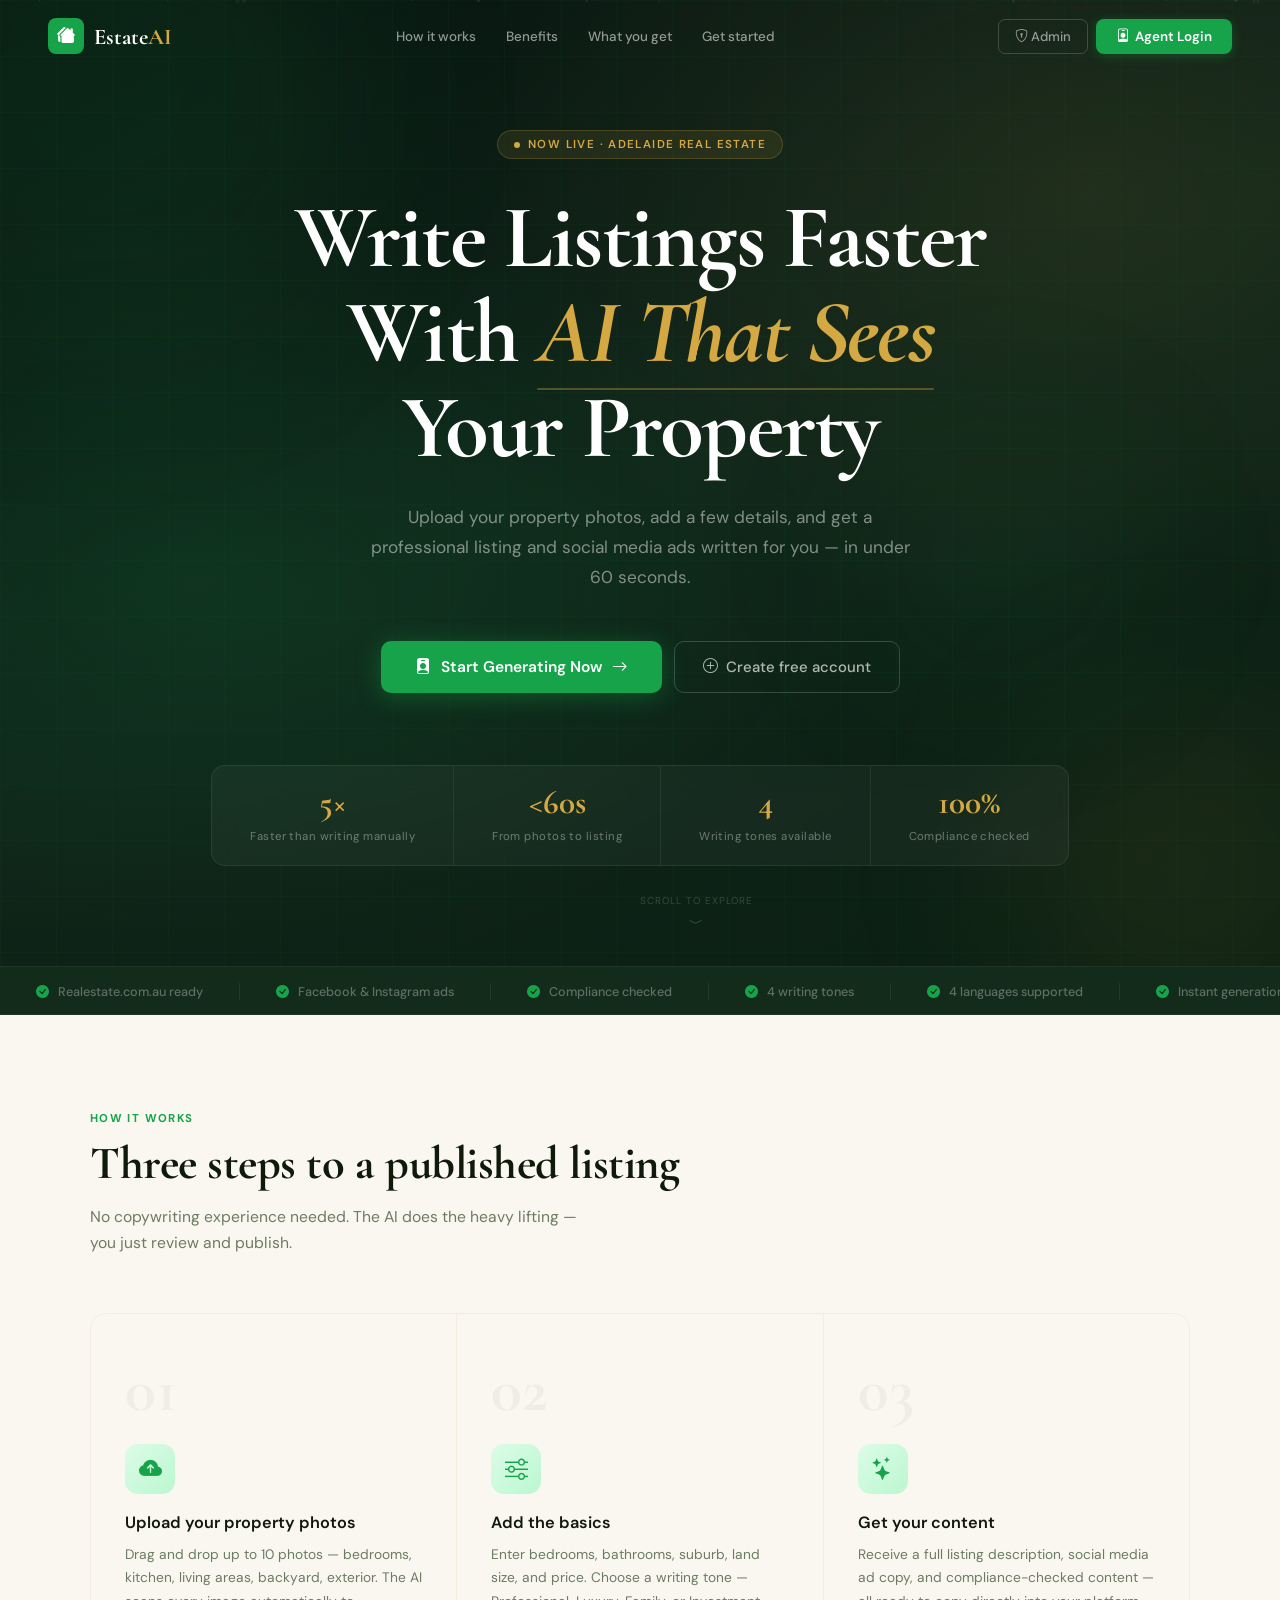
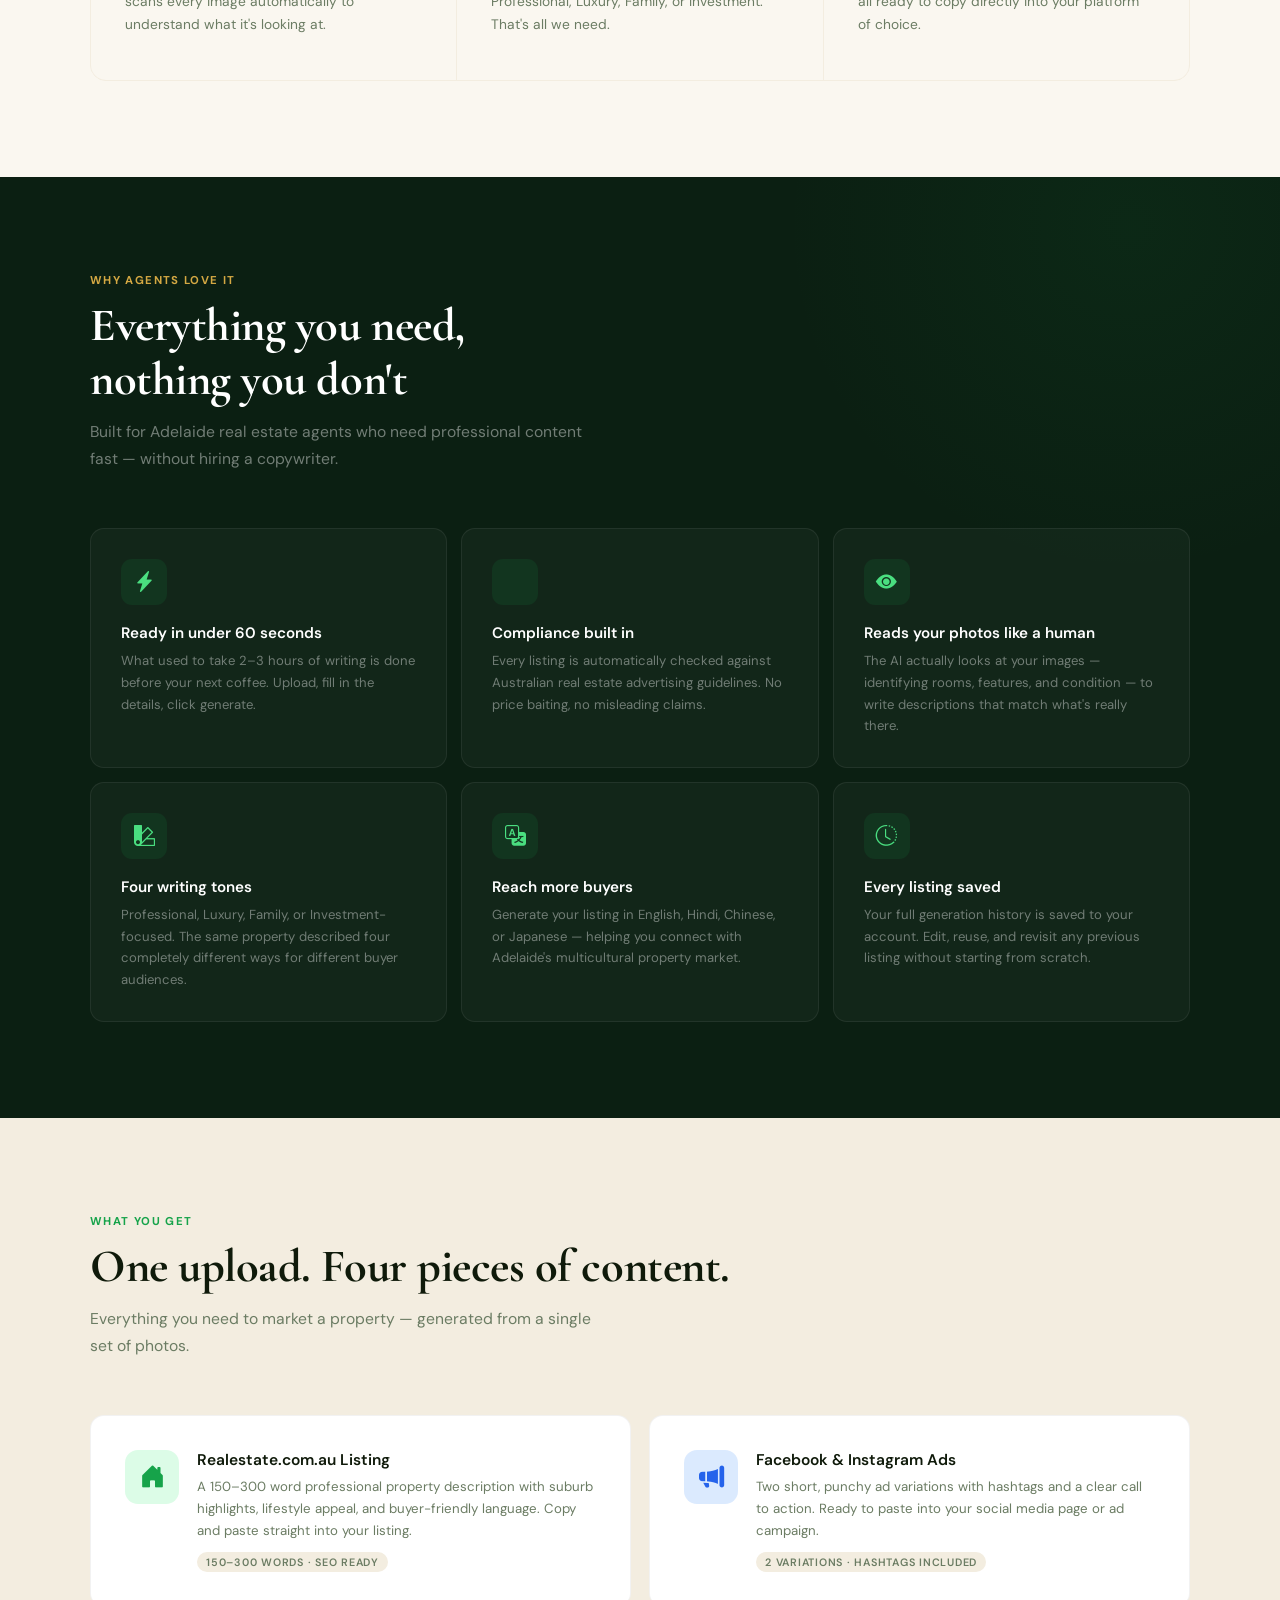
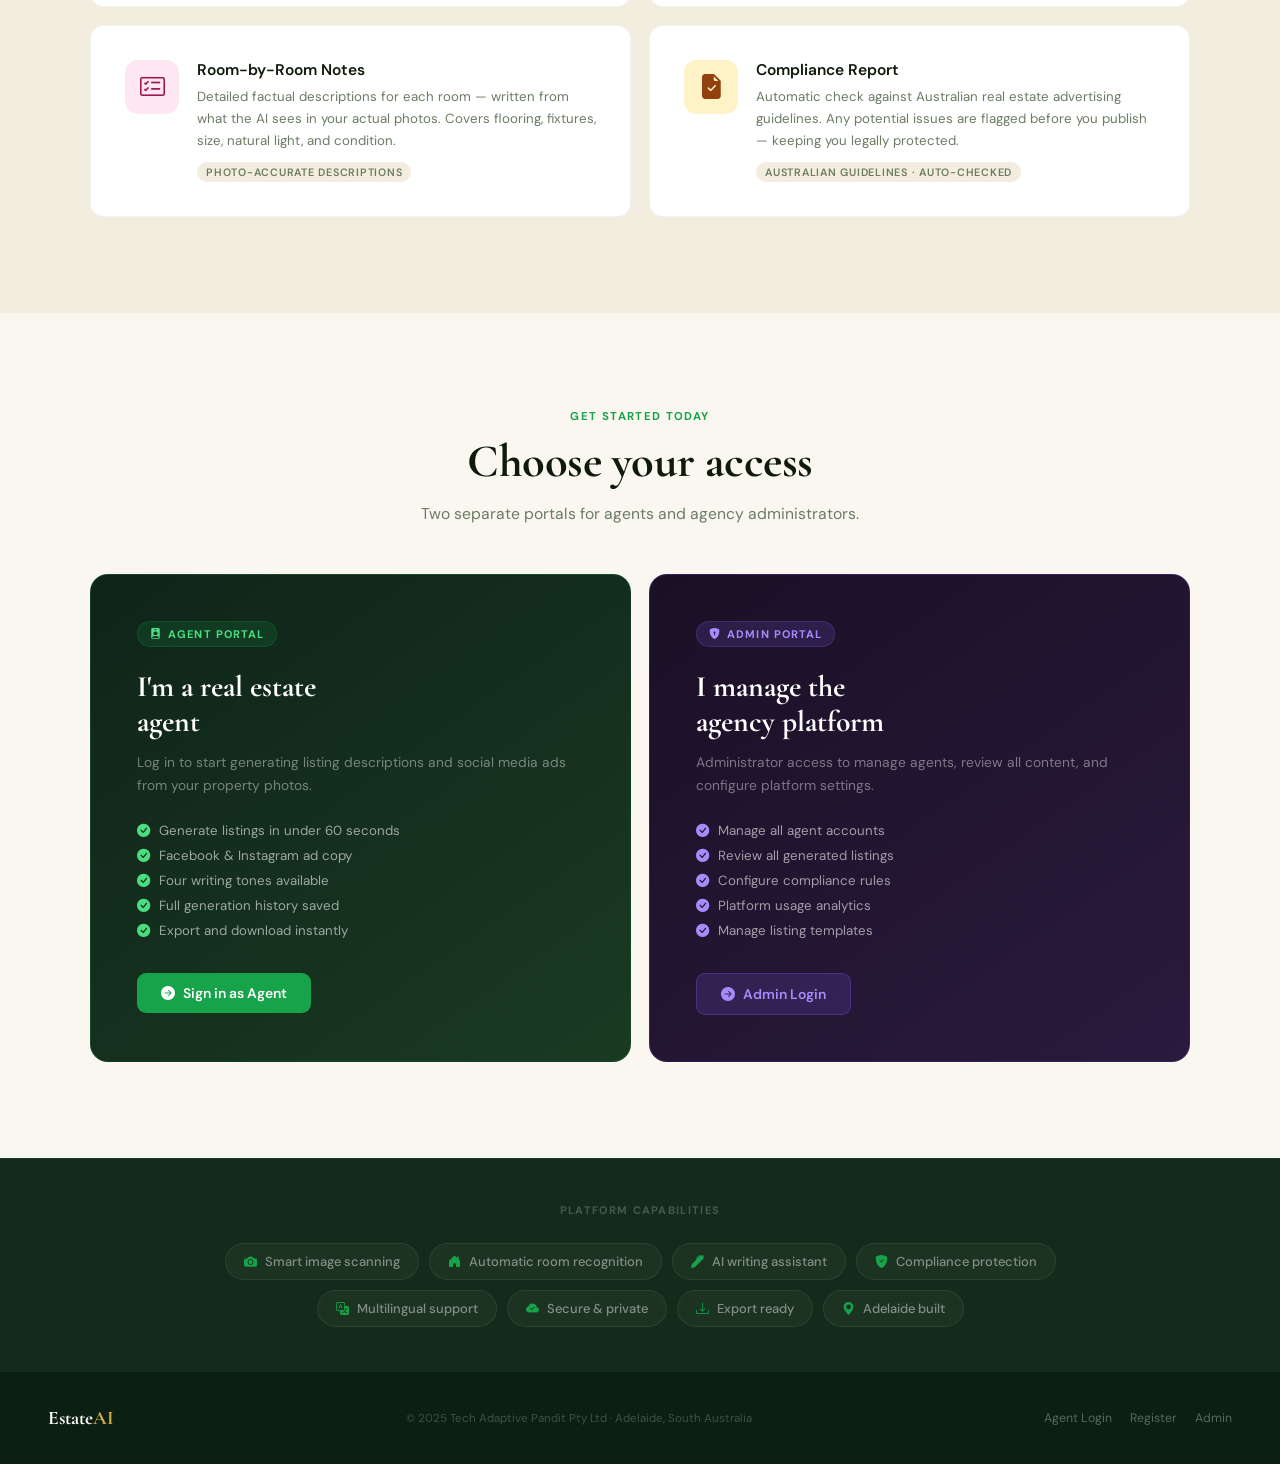
<file: Estate_AI/chat_ui/landing.html>
<!DOCTYPE html>
<html lang="en">
<head>
<meta charset="UTF-8"/>
<meta name="viewport" content="width=device-width, initial-scale=1.0"/>
<title>Estate AI — Property Marketing Made Simple</title>
<link href="https://cdn.jsdelivr.net/npm/bootstrap-icons@1.11.3/font/bootstrap-icons.min.css" rel="stylesheet"/>
<link href="https://fonts.googleapis.com/css2?family=Cormorant+Garamond:ital,wght@0,400;0,600;0,700;1,400;1,600&family=DM+Sans:wght@300;400;500;600&display=swap" rel="stylesheet"/>
<style>
:root{
  --forest:#0b1f12;--forest2:#132b1a;--forest3:#1a3a22;
  --green:#16a34a;--green2:#22c55e;
  --gold:#d4a843;--gold2:#f0c96a;
  --ivory:#faf7f0;--ivory2:#f3ede0;
  --ink:#0f1a0a;--ink2:#2d3a28;--muted:#6b7c63;
}
*{box-sizing:border-box;margin:0;padding:0;}
html{scroll-behavior:smooth;}
body{font-family:'DM Sans',sans-serif;background:var(--ivory);color:var(--ink);overflow-x:hidden;}

/* NAV */
nav{position:fixed;top:0;left:0;right:0;z-index:200;padding:18px 48px;display:flex;align-items:center;justify-content:space-between;background:transparent;transition:all 0.4s;}
nav.scrolled{background:rgba(11,31,18,0.96);backdrop-filter:blur(24px);padding:12px 48px;border-bottom:1px solid rgba(255,255,255,0.07);}
.nav-brand{display:flex;align-items:center;gap:10px;text-decoration:none;}
.nav-logo{width:36px;height:36px;background:var(--green);border-radius:8px;display:flex;align-items:center;justify-content:center;color:#fff;font-size:18px;}
.nav-name{font-family:'Cormorant Garamond',serif;font-size:1.4rem;font-weight:700;color:#fff;}
.nav-name span{color:var(--gold);}
.nav-links{display:flex;gap:4px;}
.nav-link{color:rgba(255,255,255,0.55);text-decoration:none;font-size:0.84rem;font-weight:500;padding:7px 13px;border-radius:6px;transition:color 0.2s;}
.nav-link:hover{color:#fff;}
.nav-ctas{display:flex;gap:8px;align-items:center;}
.btn-outline-nav{color:rgba(255,255,255,0.55);padding:8px 16px;border-radius:7px;font-size:0.82rem;font-weight:500;text-decoration:none;border:1px solid rgba(255,255,255,0.18);transition:all 0.2s;}
.btn-outline-nav:hover{color:#fff;border-color:rgba(255,255,255,0.35);}
.btn-green-nav{background:var(--green);color:#fff;padding:9px 20px;border-radius:8px;font-size:0.84rem;font-weight:600;text-decoration:none;display:flex;align-items:center;gap:6px;transition:all 0.2s;box-shadow:0 2px 12px rgba(22,163,74,0.3);}
.btn-green-nav:hover{background:#15803d;color:#fff;transform:translateY(-1px);}

/* HERO */
.hero{min-height:100vh;background:radial-gradient(ellipse at 15% 60%,rgba(22,163,74,0.14) 0%,transparent 45%),radial-gradient(ellipse at 85% 20%,rgba(212,168,67,0.09) 0%,transparent 40%),linear-gradient(155deg,#081510 0%,#0f2419 50%,#0b1f12 100%);display:flex;flex-direction:column;align-items:center;justify-content:center;padding:130px 48px 100px;position:relative;overflow:hidden;text-align:center;}
.hero-grid{position:absolute;inset:0;background-image:linear-gradient(rgba(22,163,74,0.035) 1px,transparent 1px),linear-gradient(90deg,rgba(22,163,74,0.035) 1px,transparent 1px);background-size:56px 56px;animation:gridMove 25s linear infinite;}
@keyframes gridMove{0%{transform:translate(0,0);}100%{transform:translate(56px,56px);}}
.orb{position:absolute;border-radius:50%;filter:blur(90px);pointer-events:none;}
.orb1{width:500px;height:500px;background:rgba(22,163,74,0.1);top:-150px;left:-150px;animation:fl1 9s ease-in-out infinite;}
.orb2{width:350px;height:350px;background:rgba(212,168,67,0.07);bottom:-80px;right:-80px;animation:fl2 12s ease-in-out infinite;}
.orb3{width:250px;height:250px;background:rgba(22,163,74,0.07);top:45%;right:12%;animation:fl3 8s ease-in-out infinite;}
@keyframes fl1{0%,100%{transform:translate(0,0);}50%{transform:translate(50px,35px);}}
@keyframes fl2{0%,100%{transform:translate(0,0);}50%{transform:translate(-35px,-25px);}}
@keyframes fl3{0%,100%{transform:translate(0,0);}50%{transform:translate(25px,-35px);}}
.particles{position:absolute;inset:0;overflow:hidden;pointer-events:none;}
.particle{position:absolute;width:2px;height:2px;background:rgba(255,255,255,0.25);border-radius:50%;animation:pfloat linear infinite;}
@keyframes pfloat{0%{transform:translateY(110vh);opacity:0;}10%{opacity:1;}90%{opacity:1;}100%{transform:translateY(-80px) translateX(40px);opacity:0;}}
.hero-content{position:relative;z-index:10;}
.hero-badge{display:inline-flex;align-items:center;gap:8px;font-size:0.72rem;font-weight:600;text-transform:uppercase;letter-spacing:0.12em;color:var(--gold);background:rgba(212,168,67,0.1);border:1px solid rgba(212,168,67,0.22);padding:6px 16px;border-radius:20px;margin-bottom:32px;opacity:0;animation:fadeUp 0.8s 0.2s forwards;}
.bdot{width:6px;height:6px;background:var(--gold);border-radius:50%;animation:bpulse 2s infinite;}
@keyframes bpulse{0%,100%{opacity:1;transform:scale(1);}50%{opacity:0.4;transform:scale(1.4);}}
.hero-title{font-family:'Cormorant Garamond',serif;font-size:clamp(3rem,7vw,5.8rem);font-weight:700;color:#fff;line-height:1.06;letter-spacing:-0.02em;margin-bottom:26px;max-width:860px;opacity:0;animation:fadeUp 0.8s 0.4s forwards;}
.hero-title em{font-style:italic;color:var(--gold);position:relative;}
.hero-title em::after{content:'';position:absolute;bottom:-3px;left:0;right:0;height:2px;background:var(--gold);opacity:0.35;border-radius:2px;}
.hero-sub{font-size:1.08rem;color:rgba(255,255,255,0.48);max-width:560px;line-height:1.75;margin:0 auto 48px;opacity:0;animation:fadeUp 0.8s 0.6s forwards;}
.hero-ctas{display:flex;gap:12px;justify-content:center;flex-wrap:wrap;margin-bottom:72px;opacity:0;animation:fadeUp 0.8s 0.8s forwards;}
.cta-main{background:var(--green);color:#fff;padding:15px 34px;border-radius:10px;font-size:0.97rem;font-weight:600;text-decoration:none;display:flex;align-items:center;gap:10px;transition:all 0.25s;box-shadow:0 4px 24px rgba(22,163,74,0.38);animation:glowP 3s 2s ease infinite;}
@keyframes glowP{0%,100%{box-shadow:0 4px 24px rgba(22,163,74,0.38),0 0 0 0 rgba(22,163,74,0.2);}50%{box-shadow:0 4px 24px rgba(22,163,74,0.38),0 0 0 10px rgba(22,163,74,0);}}
.cta-main:hover{background:#15803d;color:#fff;transform:translateY(-2px);box-shadow:0 8px 32px rgba(22,163,74,0.5);}
.cta-ghost{color:rgba(255,255,255,0.68);padding:15px 28px;border-radius:10px;font-size:0.93rem;font-weight:500;text-decoration:none;border:1px solid rgba(255,255,255,0.18);display:flex;align-items:center;gap:8px;transition:all 0.25s;}
.cta-ghost:hover{color:#fff;border-color:rgba(255,255,255,0.38);background:rgba(255,255,255,0.04);}
.hero-stats{display:flex;background:rgba(255,255,255,0.04);border:1px solid rgba(255,255,255,0.08);border-radius:14px;overflow:hidden;backdrop-filter:blur(12px);opacity:0;animation:fadeUp 0.8s 1s forwards;}
.hstat{padding:20px 38px;text-align:center;border-right:1px solid rgba(255,255,255,0.07);transition:background 0.2s;}
.hstat:last-child{border-right:none;}
.hstat:hover{background:rgba(255,255,255,0.04);}
.hstat-v{font-family:'Cormorant Garamond',serif;font-size:2.1rem;font-weight:700;color:var(--gold);display:block;line-height:1;margin-bottom:5px;}
.hstat-l{font-size:0.71rem;color:rgba(255,255,255,0.38);letter-spacing:0.04em;}
.scroll-cue{position:absolute;bottom:34px;left:50%;transform:translateX(-50%);z-index:10;display:flex;flex-direction:column;align-items:center;gap:5px;color:rgba(255,255,255,0.18);font-size:0.62rem;letter-spacing:0.1em;text-transform:uppercase;opacity:0;animation:fadeUp 1s 1.5s forwards,scrlB 2.5s 2.8s ease-in-out infinite;}
@keyframes scrlB{0%,100%{transform:translateX(-50%) translateY(0);}50%{transform:translateX(-50%) translateY(8px);}}

/* MARQUEE */
.marquee-strip{background:var(--forest2);border-top:1px solid rgba(255,255,255,0.05);border-bottom:1px solid rgba(255,255,255,0.05);padding:13px 0;overflow:hidden;white-space:nowrap;}
.mq-track{display:inline-flex;animation:mq 28s linear infinite;}
.mq-item{display:inline-flex;align-items:center;gap:9px;padding:0 36px;font-size:0.79rem;font-weight:500;color:rgba(255,255,255,0.32);border-right:1px solid rgba(255,255,255,0.07);}
.mq-item i{color:var(--green);font-size:13px;}
@keyframes mq{0%{transform:translateX(0);}100%{transform:translateX(-50%);}}

/* SECTIONS */
.section{padding:96px 48px;}
.section-inner{max-width:1100px;margin:0 auto;}
.eyebrow{font-size:0.71rem;font-weight:700;text-transform:uppercase;letter-spacing:0.12em;color:var(--green);margin-bottom:11px;}
.sh{font-family:'Cormorant Garamond',serif;font-size:clamp(2rem,4vw,2.9rem);font-weight:700;color:var(--ink);line-height:1.15;letter-spacing:-0.01em;margin-bottom:13px;}
.sp{font-size:0.98rem;color:var(--muted);max-width:510px;line-height:1.7;}

/* HOW */
.how-grid{display:grid;grid-template-columns:repeat(3,1fr);gap:1px;background:var(--ivory2);border-radius:16px;overflow:hidden;border:1px solid var(--ivory2);margin-top:56px;}
.how-card{background:var(--ivory);padding:44px 34px;position:relative;transition:background 0.25s;}
.how-card:hover{background:#fff;}
.how-line{position:absolute;top:0;left:0;right:0;height:3px;background:transparent;transition:background 0.3s;}
.how-card:hover .how-line{background:var(--green);}
.how-num{font-family:'Cormorant Garamond',serif;font-size:4rem;font-weight:700;color:rgba(0,0,0,0.04);line-height:1;margin-bottom:22px;display:block;transition:color 0.3s;}
.how-card:hover .how-num{color:rgba(22,163,74,0.07);}
.how-icon{width:50px;height:50px;background:linear-gradient(135deg,#dcfce7,#bbf7d0);border-radius:13px;display:flex;align-items:center;justify-content:center;color:var(--green);font-size:23px;margin-bottom:18px;transition:transform 0.3s;}
.how-card:hover .how-icon{transform:scale(1.08) rotate(-3deg);}
.how-title{font-size:1.02rem;font-weight:600;color:var(--ink);margin-bottom:10px;}
.how-desc{font-size:0.86rem;color:var(--muted);line-height:1.7;}

/* BENEFITS */
.ben-section{background:var(--forest);position:relative;overflow:hidden;}
.ben-section::before{content:'';position:absolute;top:-300px;right:-200px;width:700px;height:700px;background:radial-gradient(circle,rgba(22,163,74,0.07) 0%,transparent 70%);border-radius:50%;}
.ben-section .eyebrow{color:var(--gold);}
.ben-section .sh{color:#fff;}
.ben-section .sp{color:rgba(255,255,255,0.42);}
.ben-grid{display:grid;grid-template-columns:repeat(3,1fr);gap:14px;margin-top:56px;}
.ben-card{background:rgba(255,255,255,0.03);border:1px solid rgba(255,255,255,0.07);border-radius:14px;padding:30px;transition:all 0.3s;position:relative;overflow:hidden;}
.ben-card::before{content:'';position:absolute;top:0;left:0;right:0;height:2px;background:var(--green);transform:scaleX(0);transform-origin:left;transition:transform 0.3s;}
.ben-card:hover{background:rgba(255,255,255,0.06);border-color:rgba(22,163,74,0.2);transform:translateY(-4px);}
.ben-card:hover::before{transform:scaleX(1);}
.ben-icon{width:46px;height:46px;background:rgba(22,163,74,0.12);border-radius:11px;display:flex;align-items:center;justify-content:center;color:#4ade80;font-size:21px;margin-bottom:18px;transition:transform 0.3s;}
.ben-card:hover .ben-icon{transform:scale(1.1);}
.ben-title{font-size:0.95rem;font-weight:600;color:#fff;margin-bottom:7px;}
.ben-desc{font-size:0.82rem;color:rgba(255,255,255,0.4);line-height:1.65;}

/* CONTENT TYPES */
.ct-section{background:var(--ivory2);}
.ct-grid{display:grid;grid-template-columns:repeat(2,1fr);gap:18px;margin-top:56px;}
.ct-card{background:#fff;border-radius:14px;padding:34px;border:1px solid rgba(0,0,0,0.05);transition:all 0.3s;display:flex;gap:18px;}
.ct-card:hover{transform:translateY(-3px);box-shadow:0 12px 40px rgba(0,0,0,0.07);border-color:rgba(22,163,74,0.18);}
.ct-icon{width:54px;height:54px;flex-shrink:0;border-radius:13px;display:flex;align-items:center;justify-content:center;font-size:25px;}
.ct-card:nth-child(1) .ct-icon{background:#dcfce7;color:var(--green);}
.ct-card:nth-child(2) .ct-icon{background:#dbeafe;color:#2563eb;}
.ct-card:nth-child(3) .ct-icon{background:#fce7f3;color:#9d174d;}
.ct-card:nth-child(4) .ct-icon{background:#fef3c7;color:#92400e;}
.ct-title{font-size:0.97rem;font-weight:600;color:var(--ink);margin-bottom:6px;}
.ct-desc{font-size:0.83rem;color:var(--muted);line-height:1.65;}
.ct-tag{display:inline-block;font-size:0.67rem;font-weight:600;text-transform:uppercase;letter-spacing:0.07em;background:var(--ivory2);color:var(--muted);padding:3px 9px;border-radius:10px;margin-top:10px;}

/* PORTALS */
.portal-section{background:var(--ivory);}
.portal-grid{display:grid;grid-template-columns:1fr 1fr;gap:18px;margin-top:48px;}
.pc{border-radius:18px;padding:46px;text-decoration:none;display:block;transition:transform 0.3s;position:relative;overflow:hidden;}
.pc:hover{transform:translateY(-4px);}
.pc.agent{background:linear-gradient(145deg,#0f2419,#1a3a22);border:1px solid rgba(22,163,74,0.18);}
.pc.admin{background:linear-gradient(145deg,#1a1025,#2a1a3e);border:1px solid rgba(139,92,246,0.18);}
.pc.agent:hover{box-shadow:0 20px 60px rgba(22,163,74,0.18);}
.pc.admin:hover{box-shadow:0 20px 60px rgba(139,92,246,0.14);}
.pc::after{content:'';position:absolute;top:-50%;left:-50%;width:200%;height:200%;background:linear-gradient(45deg,transparent 40%,rgba(255,255,255,0.025) 50%,transparent 60%);transform:translateX(-100%);transition:transform 0.6s;}
.pc:hover::after{transform:translateX(100%);}
.pc-badge{display:inline-flex;align-items:center;gap:6px;font-size:0.69rem;font-weight:700;text-transform:uppercase;letter-spacing:0.1em;padding:5px 12px;border-radius:20px;margin-bottom:22px;}
.pc.agent .pc-badge{background:rgba(22,163,74,0.16);color:#4ade80;border:1px solid rgba(22,163,74,0.22);}
.pc.admin .pc-badge{background:rgba(139,92,246,0.16);color:#a78bfa;border:1px solid rgba(139,92,246,0.22);}
.pc-h{font-family:'Cormorant Garamond',serif;font-size:1.85rem;font-weight:700;color:#fff;line-height:1.2;margin-bottom:11px;}
.pc-p{font-size:0.86rem;color:rgba(255,255,255,0.42);line-height:1.65;margin-bottom:26px;}
.pc-list{display:flex;flex-direction:column;gap:8px;margin-bottom:34px;}
.pc-item{display:flex;align-items:center;gap:9px;font-size:0.83rem;color:rgba(255,255,255,0.58);}
.pc.agent .pc-item i{color:#4ade80;}
.pc.admin .pc-item i{color:#a78bfa;}
.pc-btn{display:inline-flex;align-items:center;gap:8px;font-size:0.87rem;font-weight:600;padding:11px 24px;border-radius:9px;text-decoration:none;transition:all 0.2s;}
.pc.agent .pc-btn{background:var(--green);color:#fff;}
.pc.agent .pc-btn:hover{background:#15803d;color:#fff;}
.pc.admin .pc-btn{background:rgba(139,92,246,0.16);color:#a78bfa;border:1px solid rgba(139,92,246,0.28);}
.pc.admin .pc-btn:hover{background:rgba(139,92,246,0.28);color:#c4b5fd;}

/* TRUST */
.trust-bar{background:var(--forest2);padding:44px;border-top:1px solid rgba(255,255,255,0.05);}
.trust-inner{max-width:880px;margin:0 auto;text-align:center;}
.trust-lbl{font-size:0.69rem;font-weight:700;text-transform:uppercase;letter-spacing:0.12em;color:rgba(255,255,255,0.22);margin-bottom:26px;}
.trust-pills{display:flex;flex-wrap:wrap;gap:10px;justify-content:center;}
.trust-pill{display:flex;align-items:center;gap:8px;background:rgba(255,255,255,0.04);border:1px solid rgba(255,255,255,0.07);border-radius:24px;padding:9px 18px;font-size:0.81rem;font-weight:500;color:rgba(255,255,255,0.45);transition:all 0.2s;}
.trust-pill:hover{background:rgba(255,255,255,0.07);color:rgba(255,255,255,0.72);border-color:rgba(255,255,255,0.12);}
.trust-pill i{color:var(--green);font-size:13px;}

/* FOOTER */
footer{background:var(--forest);padding:34px 48px;display:flex;align-items:center;justify-content:space-between;flex-wrap:wrap;gap:14px;border-top:1px solid rgba(255,255,255,0.05);}
.fbrand{font-family:'Cormorant Garamond',serif;font-size:1.2rem;font-weight:700;color:#fff;}
.fbrand span{color:var(--gold);}
.fcopy{font-size:0.72rem;color:rgba(255,255,255,0.22);}
.flinks{display:flex;gap:18px;}
.flink{font-size:0.77rem;color:rgba(255,255,255,0.32);text-decoration:none;transition:color 0.2s;}
.flink:hover{color:rgba(255,255,255,0.65);}

/* ANIMATIONS */
@keyframes fadeUp{from{opacity:0;transform:translateY(26px);}to{opacity:1;transform:translateY(0);}}
.reveal{opacity:0;transform:translateY(30px);transition:opacity 0.7s ease,transform 0.7s ease;}
.reveal.visible{opacity:1;transform:translateY(0);}
.d1{transition-delay:0.1s;}.d2{transition-delay:0.2s;}.d3{transition-delay:0.3s;}

/* RESPONSIVE */
@media(max-width:960px){
  nav{padding:14px 24px;}nav.scrolled{padding:10px 24px;}
  .nav-links{display:none;}
  .hero{padding:110px 24px 80px;}
  .hero-stats{flex-direction:column;}
  .hstat{border-right:none;border-bottom:1px solid rgba(255,255,255,0.07);padding:16px 30px;}
  .hstat:last-child{border-bottom:none;}
  .section{padding:64px 24px;}
  .how-grid,.ben-grid,.portal-grid{grid-template-columns:1fr;}
  .ct-grid{grid-template-columns:1fr;}
  footer{flex-direction:column;text-align:center;padding:26px 24px;}
  .trust-bar{padding:32px 24px;}
}
@media(max-width:600px){
  .hero-ctas{flex-direction:column;width:100%;}
  .cta-main,.cta-ghost{justify-content:center;width:100%;}
  .pc{padding:30px 22px;}
}
</style>
</head>
<body>

<!-- NAV -->
<nav id="nav">
  <a href="/" class="nav-brand">
    <div class="nav-logo"><i class="bi bi-houses-fill"></i></div>
    <div class="nav-name">Estate<span>AI</span></div>
  </a>
  <div class="nav-links">
    <a href="#how" class="nav-link">How it works</a>
    <a href="#benefits" class="nav-link">Benefits</a>
    <a href="#content" class="nav-link">What you get</a>
    <a href="#portals" class="nav-link">Get started</a>
  </div>
  <div class="nav-ctas">
    <a href="/admin-login" class="btn-outline-nav"><i class="bi bi-shield-lock"></i> Admin</a>
    <a href="/login" class="btn-green-nav"><i class="bi bi-person-badge"></i> Agent Login</a>
  </div>
</nav>

<!-- HERO -->
<section class="hero">
  <div class="hero-grid"></div>
  <div class="orb orb1"></div>
  <div class="orb orb2"></div>
  <div class="orb orb3"></div>
  <div class="particles" id="particles"></div>
  <div class="hero-content">
    <div class="hero-badge"><div class="bdot"></div>Now live · Adelaide Real Estate</div>
    <h1 class="hero-title">Write Listings Faster<br/>With <em>AI That Sees</em><br/>Your Property</h1>
    <p class="hero-sub">Upload your property photos, add a few details, and get a professional listing and social media ads written for you — in under 60 seconds.</p>
    <div class="hero-ctas">
      <a href="/login" class="cta-main"><i class="bi bi-person-badge-fill"></i> Start Generating Now <i class="bi bi-arrow-right"></i></a>
      <a href="/register" class="cta-ghost"><i class="bi bi-plus-circle"></i> Create free account</a>
    </div>
    <div class="hero-stats">
      <div class="hstat"><span class="hstat-v">5×</span><span class="hstat-l">Faster than writing manually</span></div>
      <div class="hstat"><span class="hstat-v">&lt;60s</span><span class="hstat-l">From photos to listing</span></div>
      <div class="hstat"><span class="hstat-v">4</span><span class="hstat-l">Writing tones available</span></div>
      <div class="hstat"><span class="hstat-v">100%</span><span class="hstat-l">Compliance checked</span></div>
    </div>
  </div>
  <div class="scroll-cue"><span>Scroll to explore</span><i class="bi bi-chevron-compact-down" style="font-size:15px;"></i></div>
</section>

<!-- MARQUEE -->
<div class="marquee-strip">
  <div class="mq-track">
    <span class="mq-item"><i class="bi bi-check-circle-fill"></i>Realestate.com.au ready</span>
    <span class="mq-item"><i class="bi bi-check-circle-fill"></i>Facebook & Instagram ads</span>
    <span class="mq-item"><i class="bi bi-check-circle-fill"></i>Compliance checked</span>
    <span class="mq-item"><i class="bi bi-check-circle-fill"></i>4 writing tones</span>
    <span class="mq-item"><i class="bi bi-check-circle-fill"></i>4 languages supported</span>
    <span class="mq-item"><i class="bi bi-check-circle-fill"></i>Instant generation</span>
    <span class="mq-item"><i class="bi bi-check-circle-fill"></i>Generation history saved</span>
    <span class="mq-item"><i class="bi bi-check-circle-fill"></i>Export ready content</span>
    <span class="mq-item"><i class="bi bi-check-circle-fill"></i>Realestate.com.au ready</span>
    <span class="mq-item"><i class="bi bi-check-circle-fill"></i>Facebook & Instagram ads</span>
    <span class="mq-item"><i class="bi bi-check-circle-fill"></i>Compliance checked</span>
    <span class="mq-item"><i class="bi bi-check-circle-fill"></i>4 writing tones</span>
    <span class="mq-item"><i class="bi bi-check-circle-fill"></i>4 languages supported</span>
    <span class="mq-item"><i class="bi bi-check-circle-fill"></i>Instant generation</span>
    <span class="mq-item"><i class="bi bi-check-circle-fill"></i>Generation history saved</span>
    <span class="mq-item"><i class="bi bi-check-circle-fill"></i>Export ready content</span>
  </div>
</div>

<!-- HOW IT WORKS -->
<section class="section" id="how" style="background:var(--ivory);">
  <div class="section-inner">
    <div class="reveal"><p class="eyebrow">How it works</p><h2 class="sh">Three steps to a published listing</h2><p class="sp">No copywriting experience needed. The AI does the heavy lifting — you just review and publish.</p></div>
    <div class="how-grid">
      <div class="how-card reveal d1">
        <div class="how-line"></div>
        <span class="how-num">01</span>
        <div class="how-icon"><i class="bi bi-cloud-arrow-up-fill"></i></div>
        <div class="how-title">Upload your property photos</div>
        <p class="how-desc">Drag and drop up to 10 photos — bedrooms, kitchen, living areas, backyard, exterior. The AI scans every image automatically to understand what it's looking at.</p>
      </div>
      <div class="how-card reveal d2">
        <div class="how-line"></div>
        <span class="how-num">02</span>
        <div class="how-icon"><i class="bi bi-sliders"></i></div>
        <div class="how-title">Add the basics</div>
        <p class="how-desc">Enter bedrooms, bathrooms, suburb, land size, and price. Choose a writing tone — Professional, Luxury, Family, or Investment. That's all we need.</p>
      </div>
      <div class="how-card reveal d3">
        <div class="how-line"></div>
        <span class="how-num">03</span>
        <div class="how-icon"><i class="bi bi-stars"></i></div>
        <div class="how-title">Get your content</div>
        <p class="how-desc">Receive a full listing description, social media ad copy, and compliance-checked content — all ready to copy directly into your platform of choice.</p>
      </div>
    </div>
  </div>
</section>

<!-- BENEFITS -->
<section class="section ben-section" id="benefits">
  <div class="section-inner" style="position:relative;z-index:1;">
    <div class="reveal"><p class="eyebrow">Why agents love it</p><h2 class="sh">Everything you need,<br/>nothing you don't</h2><p class="sp">Built for Adelaide real estate agents who need professional content fast — without hiring a copywriter.</p></div>
    <div class="ben-grid">
      <div class="ben-card reveal d1"><div class="ben-icon"><i class="bi bi-lightning-charge-fill"></i></div><div class="ben-title">Ready in under 60 seconds</div><p class="ben-desc">What used to take 2–3 hours of writing is done before your next coffee. Upload, fill in the details, click generate.</p></div>
      <div class="ben-card reveal d2"><div class="ben-icon"><i class="bi bi-shield-check-fill"></i></div><div class="ben-title">Compliance built in</div><p class="ben-desc">Every listing is automatically checked against Australian real estate advertising guidelines. No price baiting, no misleading claims.</p></div>
      <div class="ben-card reveal d3"><div class="ben-icon"><i class="bi bi-eye-fill"></i></div><div class="ben-title">Reads your photos like a human</div><p class="ben-desc">The AI actually looks at your images — identifying rooms, features, and condition — to write descriptions that match what's really there.</p></div>
      <div class="ben-card reveal d1"><div class="ben-icon"><i class="bi bi-palette2"></i></div><div class="ben-title">Four writing tones</div><p class="ben-desc">Professional, Luxury, Family, or Investment-focused. The same property described four completely different ways for different buyer audiences.</p></div>
      <div class="ben-card reveal d2"><div class="ben-icon"><i class="bi bi-translate"></i></div><div class="ben-title">Reach more buyers</div><p class="ben-desc">Generate your listing in English, Hindi, Chinese, or Japanese — helping you connect with Adelaide's multicultural property market.</p></div>
      <div class="ben-card reveal d3"><div class="ben-icon"><i class="bi bi-clock-history"></i></div><div class="ben-title">Every listing saved</div><p class="ben-desc">Your full generation history is saved to your account. Edit, reuse, and revisit any previous listing without starting from scratch.</p></div>
    </div>
  </div>
</section>

<!-- WHAT YOU GET -->
<section class="section ct-section" id="content">
  <div class="section-inner">
    <div class="reveal"><p class="eyebrow">What you get</p><h2 class="sh">One upload. Four pieces of content.</h2><p class="sp">Everything you need to market a property — generated from a single set of photos.</p></div>
    <div class="ct-grid">
      <div class="ct-card reveal d1"><div class="ct-icon"><i class="bi bi-house-door-fill"></i></div><div><div class="ct-title">Realestate.com.au Listing</div><p class="ct-desc">A 150–300 word professional property description with suburb highlights, lifestyle appeal, and buyer-friendly language. Copy and paste straight into your listing.</p><span class="ct-tag">150–300 words · SEO ready</span></div></div>
      <div class="ct-card reveal d2"><div class="ct-icon"><i class="bi bi-megaphone-fill"></i></div><div><div class="ct-title">Facebook & Instagram Ads</div><p class="ct-desc">Two short, punchy ad variations with hashtags and a clear call to action. Ready to paste into your social media page or ad campaign.</p><span class="ct-tag">2 variations · Hashtags included</span></div></div>
      <div class="ct-card reveal d1"><div class="ct-icon"><i class="bi bi-card-checklist"></i></div><div><div class="ct-title">Room-by-Room Notes</div><p class="ct-desc">Detailed factual descriptions for each room — written from what the AI sees in your actual photos. Covers flooring, fixtures, size, natural light, and condition.</p><span class="ct-tag">Photo-accurate descriptions</span></div></div>
      <div class="ct-card reveal d2"><div class="ct-icon"><i class="bi bi-file-earmark-check-fill"></i></div><div><div class="ct-title">Compliance Report</div><p class="ct-desc">Automatic check against Australian real estate advertising guidelines. Any potential issues are flagged before you publish — keeping you legally protected.</p><span class="ct-tag">Australian guidelines · Auto-checked</span></div></div>
    </div>
  </div>
</section>

<!-- PORTALS -->
<section class="section portal-section" id="portals">
  <div class="section-inner">
    <div class="reveal" style="text-align:center;"><p class="eyebrow" style="text-align:center;">Get started today</p><h2 class="sh" style="text-align:center;">Choose your access</h2><p class="sp" style="margin:0 auto;text-align:center;">Two separate portals for agents and agency administrators.</p></div>
    <div class="portal-grid reveal" style="margin-top:46px;">
      <a href="/login" class="pc agent">
        <div class="pc-badge"><i class="bi bi-person-badge-fill"></i> Agent Portal</div>
        <div class="pc-h">I'm a real estate<br/>agent</div>
        <p class="pc-p">Log in to start generating listing descriptions and social media ads from your property photos.</p>
        <div class="pc-list">
          <div class="pc-item"><i class="bi bi-check-circle-fill"></i> Generate listings in under 60 seconds</div>
          <div class="pc-item"><i class="bi bi-check-circle-fill"></i> Facebook & Instagram ad copy</div>
          <div class="pc-item"><i class="bi bi-check-circle-fill"></i> Four writing tones available</div>
          <div class="pc-item"><i class="bi bi-check-circle-fill"></i> Full generation history saved</div>
          <div class="pc-item"><i class="bi bi-check-circle-fill"></i> Export and download instantly</div>
        </div>
        <span class="pc-btn"><i class="bi bi-arrow-right-circle-fill"></i> Sign in as Agent</span>
      </a>
      <a href="/admin-login" class="pc admin">
        <div class="pc-badge"><i class="bi bi-shield-lock-fill"></i> Admin Portal</div>
        <div class="pc-h">I manage the<br/>agency platform</div>
        <p class="pc-p">Administrator access to manage agents, review all content, and configure platform settings.</p>
        <div class="pc-list">
          <div class="pc-item"><i class="bi bi-check-circle-fill"></i> Manage all agent accounts</div>
          <div class="pc-item"><i class="bi bi-check-circle-fill"></i> Review all generated listings</div>
          <div class="pc-item"><i class="bi bi-check-circle-fill"></i> Configure compliance rules</div>
          <div class="pc-item"><i class="bi bi-check-circle-fill"></i> Platform usage analytics</div>
          <div class="pc-item"><i class="bi bi-check-circle-fill"></i> Manage listing templates</div>
        </div>
        <span class="pc-btn"><i class="bi bi-arrow-right-circle-fill"></i> Admin Login</span>
      </a>
    </div>
  </div>
</section>

<!-- TRUST BAR -->
<div class="trust-bar">
  <div class="trust-inner">
    <p class="trust-lbl">Platform capabilities</p>
    <div class="trust-pills">
      <div class="trust-pill"><i class="bi bi-camera-fill"></i> Smart image scanning</div>
      <div class="trust-pill"><i class="bi bi-house-door-fill"></i> Automatic room recognition</div>
      <div class="trust-pill"><i class="bi bi-pen-fill"></i> AI writing assistant</div>
      <div class="trust-pill"><i class="bi bi-shield-fill-check"></i> Compliance protection</div>
      <div class="trust-pill"><i class="bi bi-translate"></i> Multilingual support</div>
      <div class="trust-pill"><i class="bi bi-cloud-check-fill"></i> Secure & private</div>
      <div class="trust-pill"><i class="bi bi-download"></i> Export ready</div>
      <div class="trust-pill"><i class="bi bi-geo-alt-fill"></i> Adelaide built</div>
    </div>
  </div>
</div>

<!-- FOOTER -->
<footer>
  <div class="fbrand">Estate<span>AI</span></div>
  <div class="fcopy">© 2025 Tech Adaptive Pandit Pty Ltd · Adelaide, South Australia</div>
  <div class="flinks">
    <a href="/login" class="flink">Agent Login</a>
    <a href="/register" class="flink">Register</a>
    <a href="/admin-login" class="flink">Admin</a>
  </div>
</footer>

<script>
// Navbar scroll
const nav = document.getElementById('nav');
window.addEventListener('scroll', () => {
  nav.classList.toggle('scrolled', window.scrollY > 40);
}, {passive:true});

// Scroll reveal
const obs = new IntersectionObserver(entries => {
  entries.forEach(e => { if(e.isIntersecting){e.target.classList.add('visible');obs.unobserve(e.target);}});
}, {threshold:0.1});
document.querySelectorAll('.reveal').forEach(el => obs.observe(el));

// Particles
const pc = document.getElementById('particles');
for(let i=0;i<28;i++){
  const p = document.createElement('div');
  p.className='particle';
  p.style.cssText=`left:${Math.random()*100}%;width:${Math.random()*2+1}px;height:${Math.random()*2+1}px;opacity:${Math.random()*0.3+0.1};animation-duration:${Math.random()*14+10}s;animation-delay:${Math.random()*12}s;`;
  pc.appendChild(p);
}

// Smooth scroll
document.querySelectorAll('a[href^="#"]').forEach(a => {
  a.addEventListener('click', e => {
    e.preventDefault();
    const t = document.querySelector(a.getAttribute('href'));
    if(t) t.scrollIntoView({behavior:'smooth',block:'start'});
  });
});
</script>
</body>
</html>
</file>
